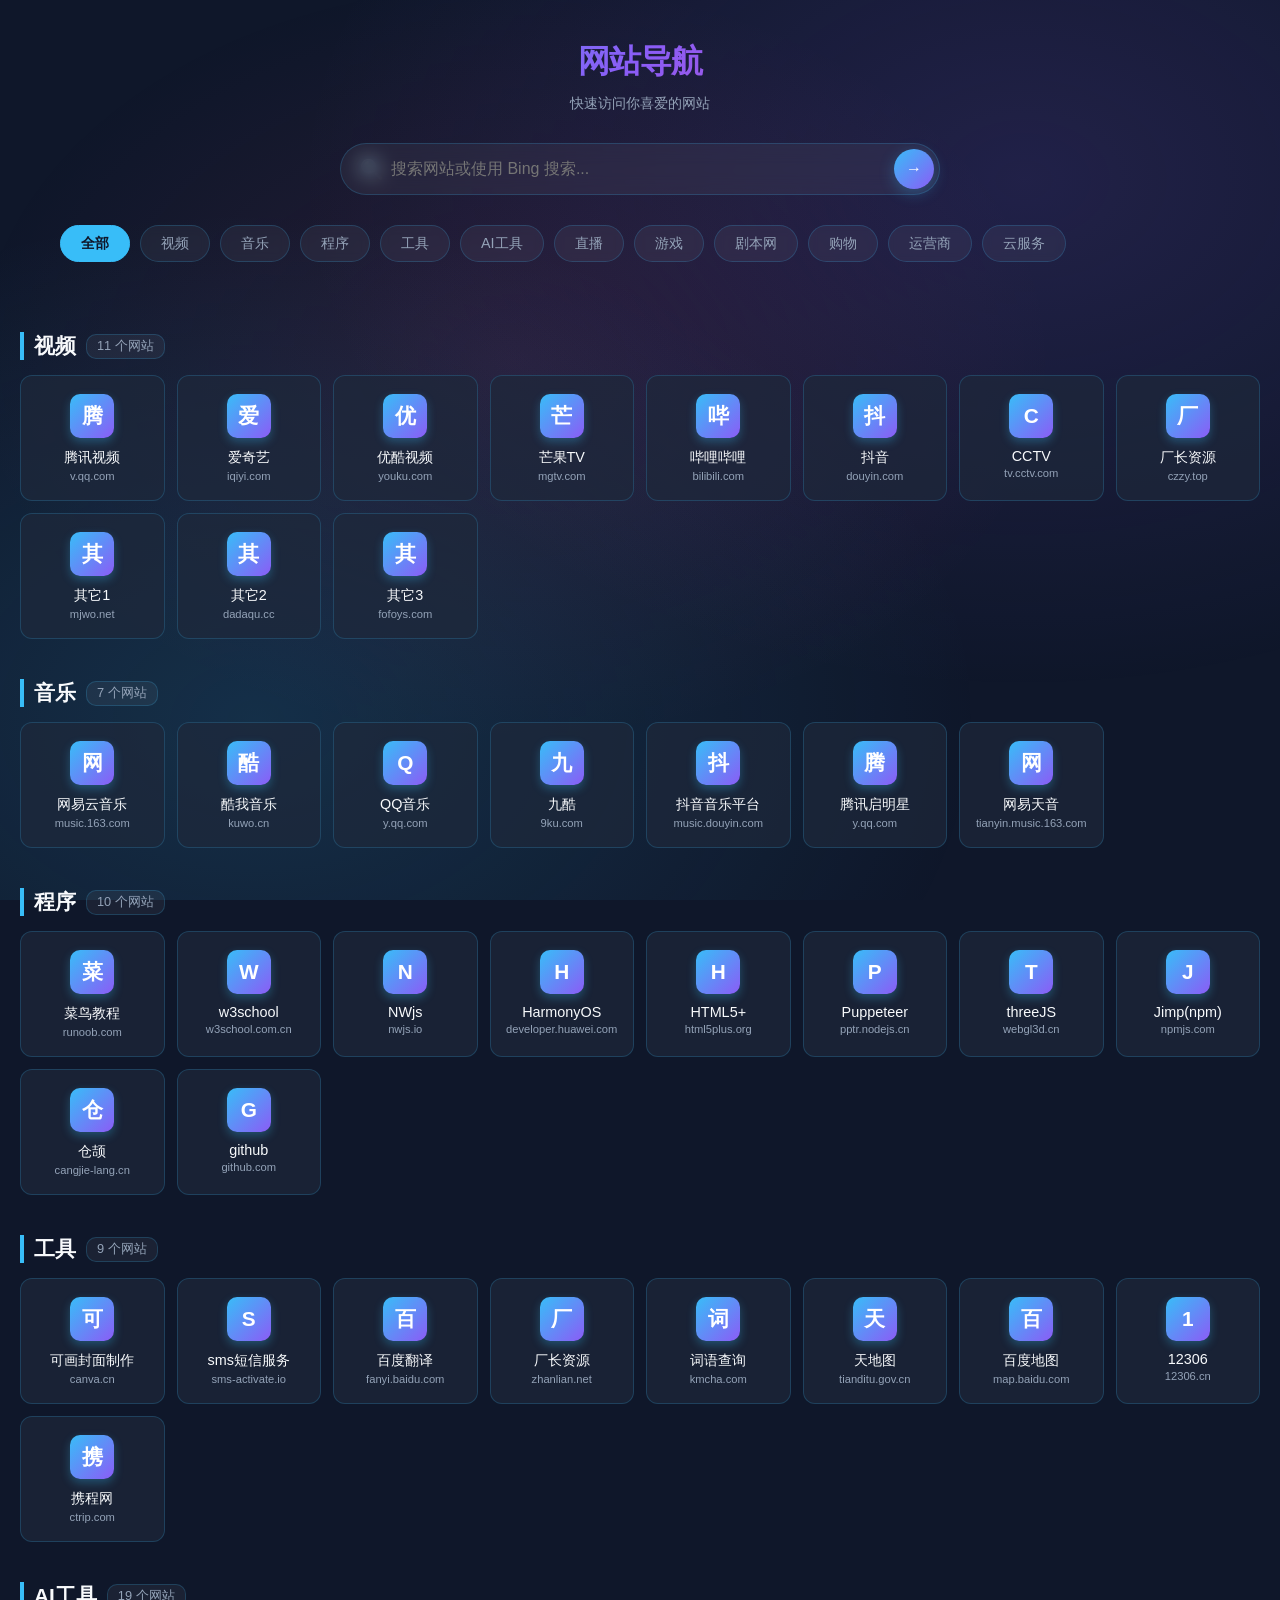
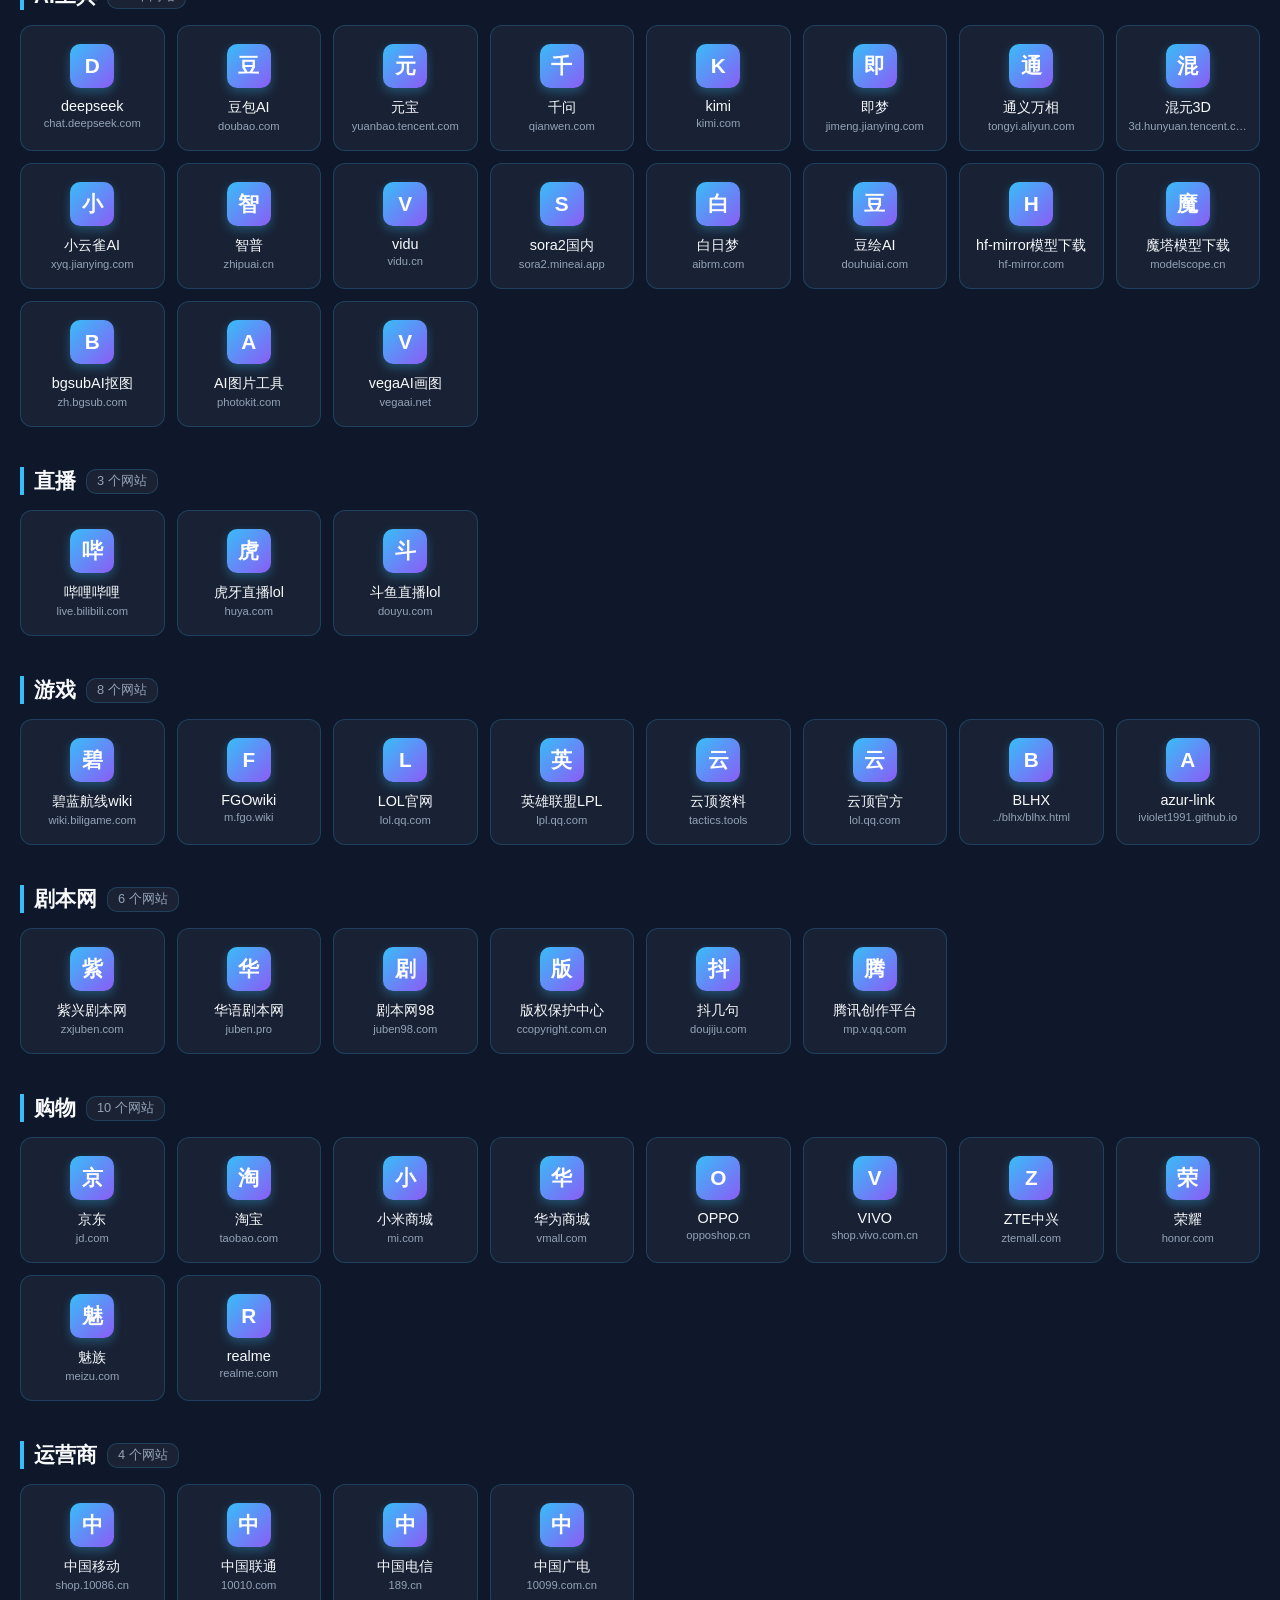
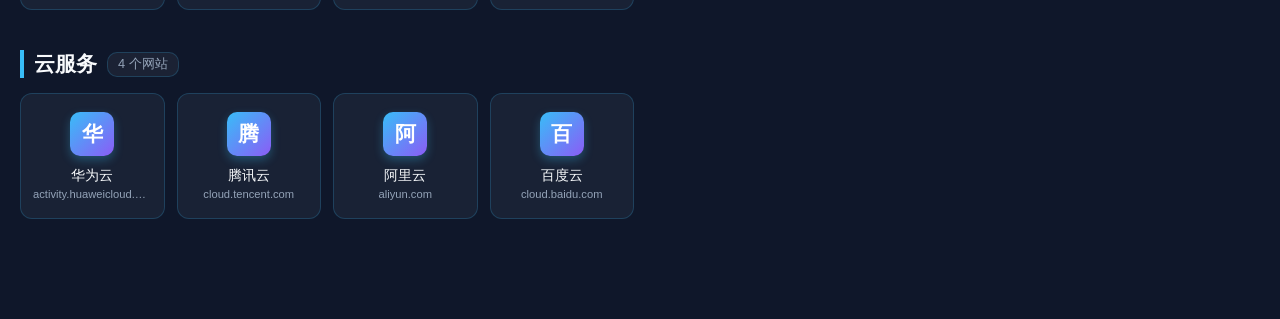
<file: index.html>
<!DOCTYPE html>
<html lang="zh-CN">
<head>
    <meta charset="UTF-8">
    <meta name="viewport" content="width=device-width, initial-scale=1.0, maximum-scale=1.0, user-scalable=no">
    <title>网站导航 | Site Navigator</title>
	<link type="text/css" rel="stylesheet" href="css/nav.css"/>
	<script src="js/navdata.js"></script>
	<script src="js/nav.js"></script>
</head>
<body>
    <div class="bg-animation"></div>
    
    <header>
        <h1>网站导航</h1>
        <p class="subtitle">快速访问你喜爱的网站</p>
        
        <!-- Bing 搜索表单 -->
        <div class="search-container">
            <form class="search-form" action="https://www.bing.com/search" method="get" target="_blank" onsubmit="return handleBingSearch(this);">
                <span class="search-icon">🔍</span>
                <input type="text" class="search-box" name="q" id="searchInput" placeholder="搜索网站或使用 Bing 搜索..." autocomplete="off">
                <input type="hidden" name="setmkt" value="zh-CN">
                <button type="submit" class="search-btn">→</button>
            </form>
        </div>
        
        <!-- 本地筛选标签 -->
        <div class="filter-tags" id="filterTags">
            <div class="tag active" data-category="all">全部</div>
        </div>
    </header>

    <main id="mainContent">
        <div class="loading">
            <div class="spinner"></div>
            <div>正在加载导航数据...</div>
        </div>
    </main>

    <div class="empty-state" id="emptyState">
        <div class="empty-icon">🔭</div>
        <div>没有找到匹配的网站</div>
    </div>
</body>
</html>
</file>
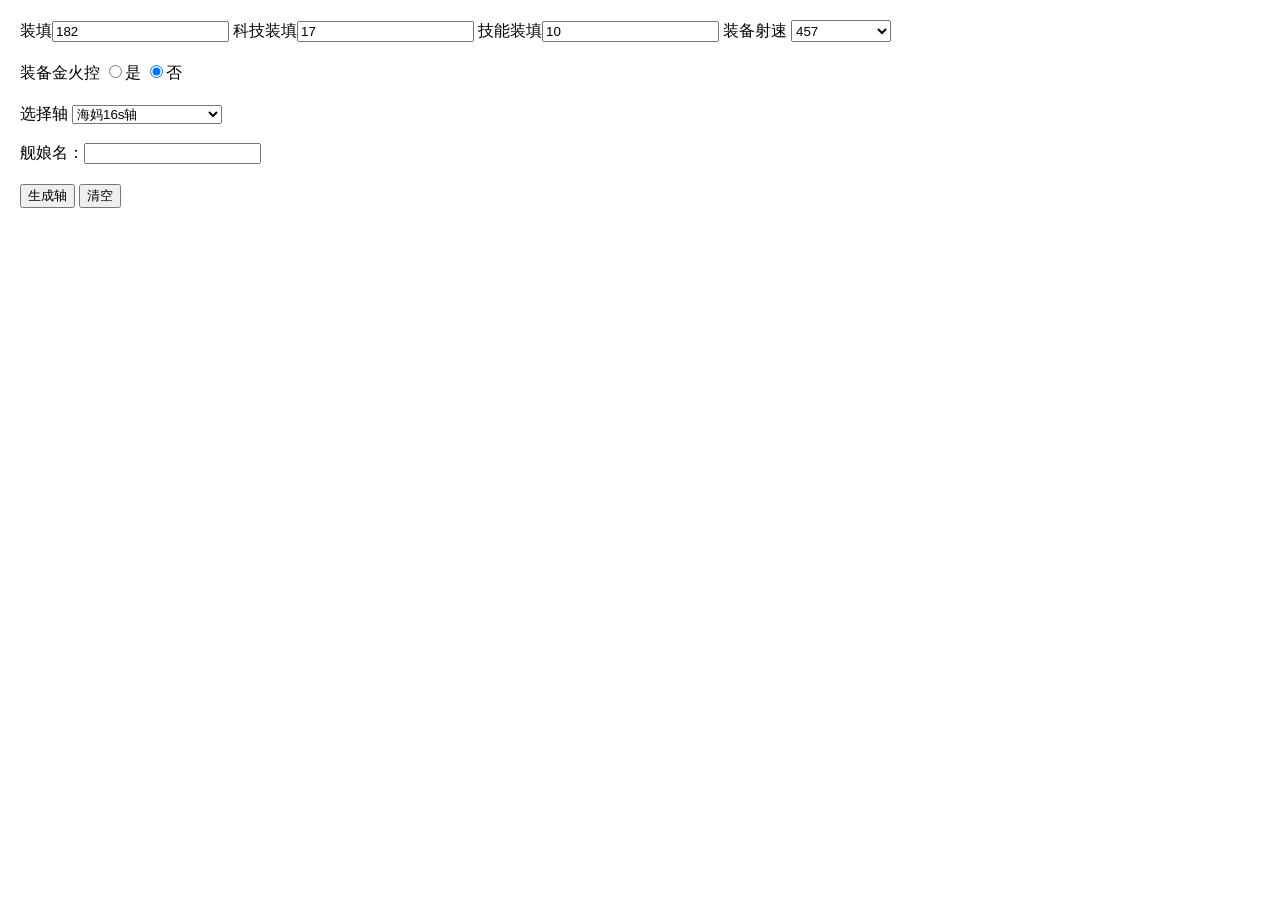
<file: blhx-zhou.html>
<!DOCTYPE html>
<html>
<head>
<meta charset="UTF-8">
<title>Insert title here</title>
<link rel="stylesheet" href="css/blhx.css">
</head>
<body>
	<div class="option">
		<div class="inputArea">
			<span>装填</span><input class="input" id="zt" type="text" value="182">
			<span>科技装填</span><input class="input" id="kjzt" type="text" value="17">
			<span>技能装填</span><input class="input" id="jnzt" type="text" value="10">
			<span>装备射速</span>
			<select id="ss">
				<option value="20.65">457</option>
				<option value="24.02">香槟炮</option>
				<option value="24.02">mk6</option>
				<option value="24.22">mk7</option>
				<option value="19.42">大帝炮</option>
				<option value="23.94">菠萝炮</option>
				<option value="30.59">彩460</option>
				<option value="24.14">三连410出云炮</option>
				<option value="30.06">mk6改</option>
				<option value="24.28">拉斐尔炮406半穿甲彩炮</option>
				<option value="25.47">四连磁</option>
				<option value="22.21">三连紫磁</option>
				<option value="19.42">二连蓝雷</option>
			</select>
			<!-- <p style="margin-top: 20px;">（常见装备装填速度，457 : 20.65s，香槟炮：24.02s，）</p> -->
			<div style="padding-top: 20px;">
				<span>装备金火控</span>
				<input class="jhk" type="radio" name="jhk" value="yes"><span>是</span>
				<input class="jhk" type="radio" name="jhk" value="no" checked="checked"><span>否</span>
			</div>
		</div>
		<div class="selectArea">
			<span>选择轴</span>
			<select id="name">
				<option value="hm0">海妈16s轴</option>
				<option value="hm1">海妈20s轴</option>
				<option value="hm2">黑海妈</option>
				<option value="huayuan" data-zt='182' data-jnzt="10">花园</option>
				<option value="huteng1" data-zt='190' data-jnzt="15">胡腾旗舰</option>
				<option value="huteng2" data-zt='190' data-jnzt="15">胡腾僚舰</option>
				<option value="dadi" data-zt='168' data-jnzt="0">大帝</option>
				<option value="qianwei" data-zt='189' data-jnzt="20">前卫</option>
				<option value="wuzang" data-zt='165' data-jnzt="10">武藏</option>
				<option value="bosimao" data-zt='180' data-jnzt="15">波斯猫z</option>
				<option value="qiershazhi" data-zt='164' data-jnzt="0">奇尔沙治</option>
				<option value="sumengmeng" data-zt='175' data-jnzt="10">苏萌萌</option>
				<option value="aersasi" data-zt='187' data-jnzt="0">阿尔萨斯</option>
				<option value="lafeier" data-zt='181' data-jnzt="0">拉斐尔</option>
				<option value="shahei" data-zt='153' data-jnzt="8">傻黑</option>
				<option value="yueke" data-zt='155' data-jnzt="0">二哥</option>
				<option value="other" data-zt='0' data-jnzt="0">其她</option>
			</select>
			<br><br>
			<span>舰娘名：</span><input class="input" id="lp" type="text" value="">
		</div>
		<div class="buttonArea">
			<button id="creat">生成轴</button>
			<button id="clear">清空</button>
		</div>
	</div>
	<div class="chart" id="chart"></div>
</body>
<script src="js/echarts.js"></script>
<script src='js/jQuery.js'></script>
<script src="js/blhx.js"></script>
</html>
</file>
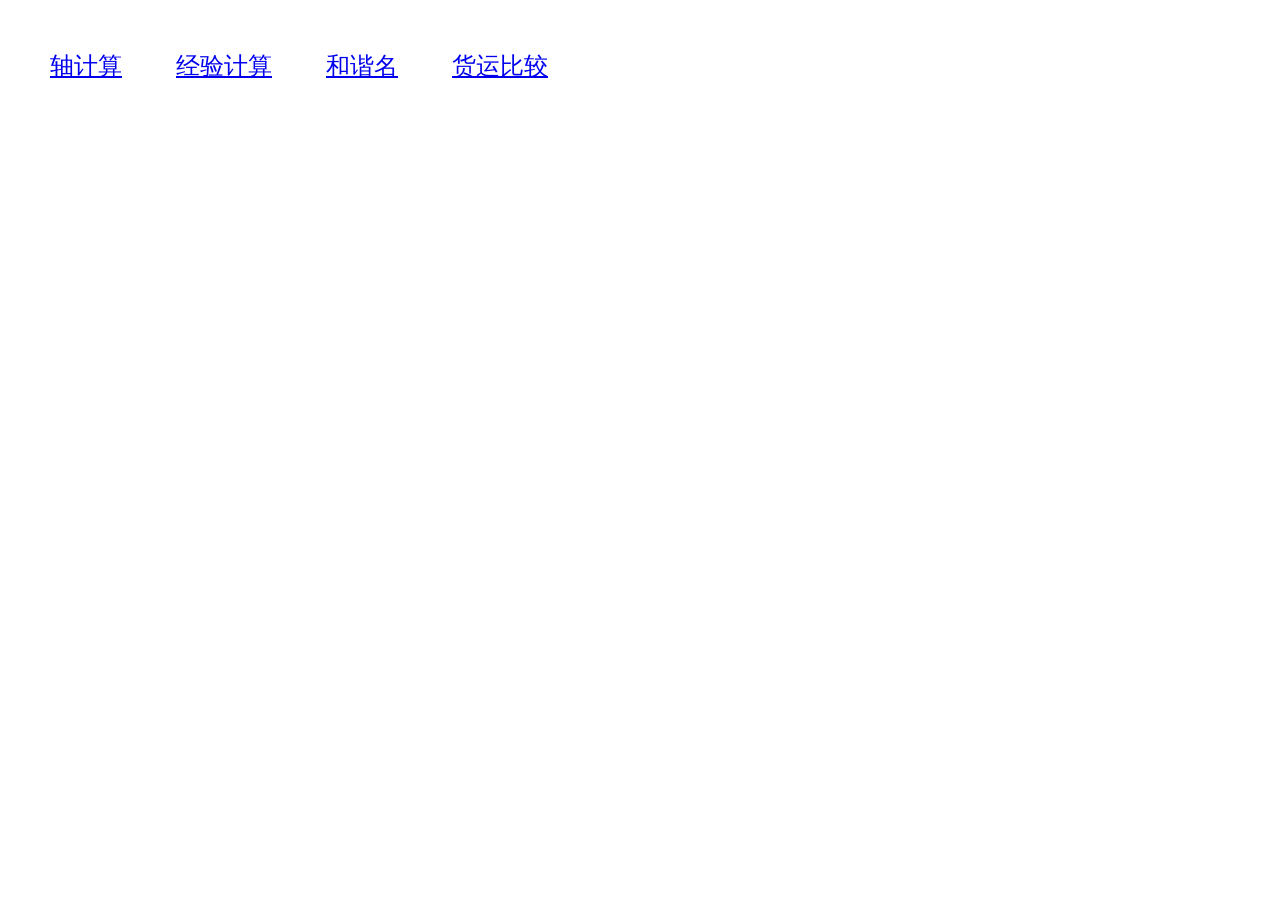
<file: blhx.html>
<!DOCTYPE html>
<html>
<head>
<meta charset="UTF-8">
<title>Insert title here</title>
<link rel="stylesheet" href="css/blhx.css">
<style type="text/css">
	.option{
		padding-top: 50px;
	}	
	a{
		margin-left: 50px;
		font-size: 24px;
	}
</style>
</head>
<body>
	<div class="option">
		<a href="blhx-zhou.html">轴计算</a>
		<a href="jingyan.html">经验计算</a>
		<a href="name.html">和谐名</a>
		<a href="huoyun.html">货运比较</a>
	</div>
	
</body>
<script src="js/echarts.js"></script>
<script src='js/jQuery.js'></script>
<script src="js/blhx.js"></script>
</html>
</file>
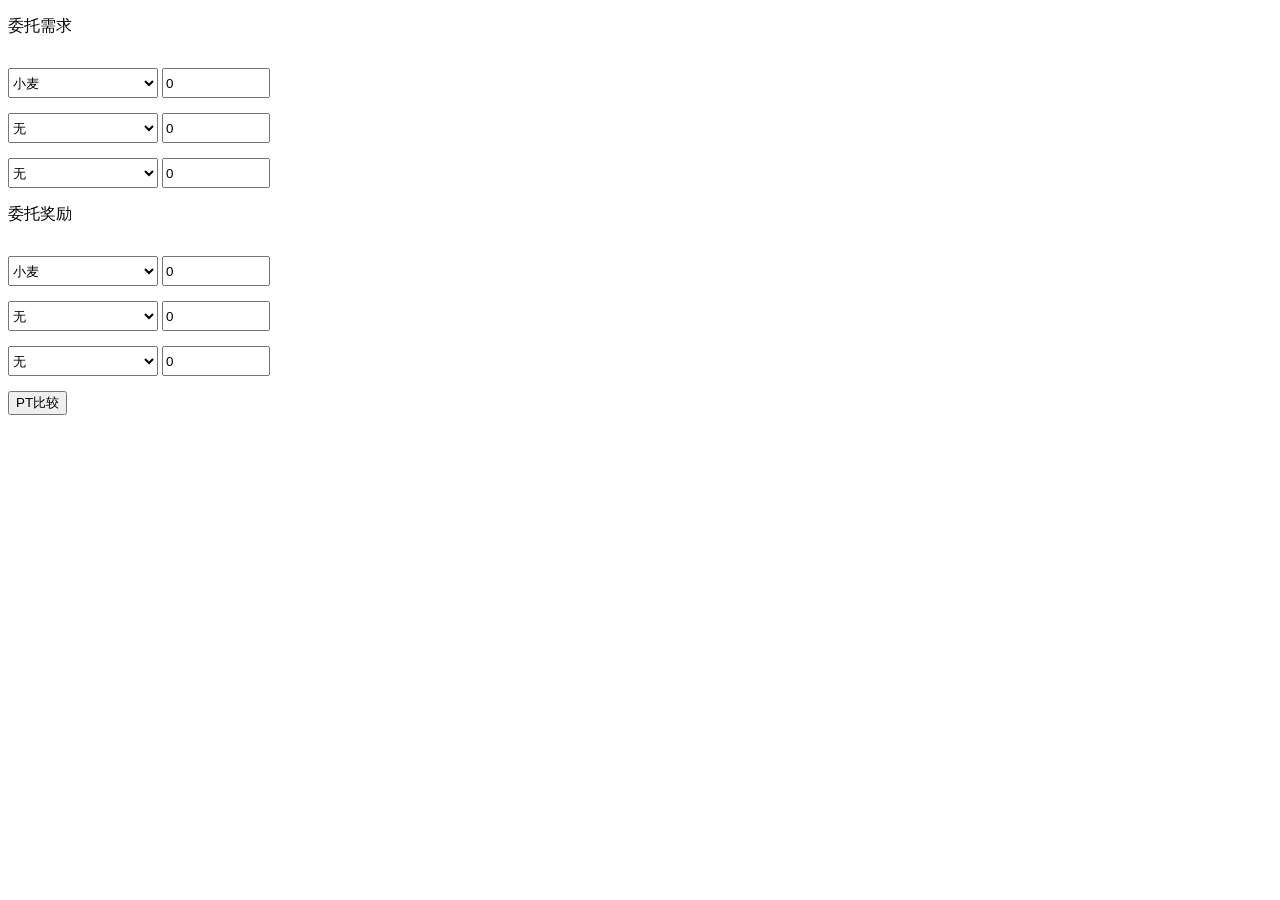
<file: huoyun.html>
<!DOCTYPE html>
<html>
	<head>
		<meta charset="utf-8">
		<title></title>
		<style>
			select{
				width: 150px;
				height: 30px;
				margin-top: 15px;
			}
			input{
				width: 100px;
				height: 24px;
			}
			#ptbj{
				margin-top: 15px;
			}
			#ptjieguo{
				margin-left: 20px;
			}
		</style>
	</head>
	<body>
		<div class="xuqiu">
			<p>委托需求</p>
			<select id="xq1">
				
			</select>
			<input id="xq1sl" type="number" value="0"/>
			<br>
			<select id="xq2">
				<option value="0">无</option>
			</select>
			<input id="xq2sl" type="number" value="0"/>
			<br>
			<select id="xq3">
				<option value="0" >无</option>
			</select>
			<input id="xq3sl" type="number" value="0"/>
		</div>
		<div class="jiangli">
			<p>委托奖励</p>
			<select id="jl1">
				
			</select>
			<input id="jl1sl" type="number" value="0"/>
			<br>
			<select id="jl2">
				<option value="0">无</option>
			</select>
			<input id="jl2sl" type="number" value="0"/>
			<br>
			<select id="jl3">
				<option value="0" >无</option>
			</select>
			<input id="jl3sl" type="number" value="0"/>
		</div>
		
		<button id="ptbj"><span>PT比较</span></button><span id="ptjieguo"></span>
	</body>
	<script src='js/jQuery.js'></script>
	<script src="js/huoyundata.js"></script>
</html>
</file>
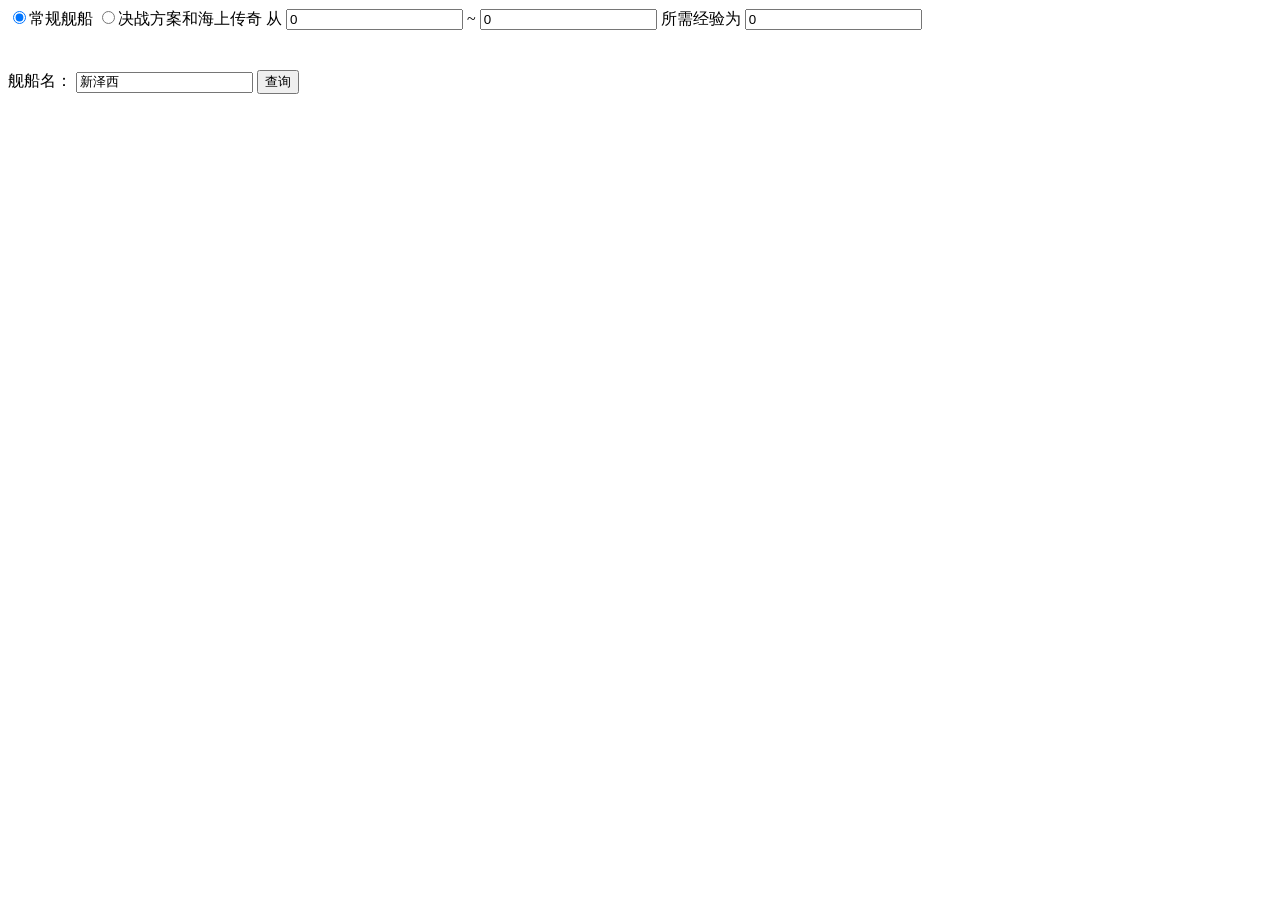
<file: jingyan.html>
<!DOCTYPE html>
<html>
<head>
<meta charset="UTF-8">
<title>Insert title here</title>
<style type="text/css">

	#lpcx{
		margin-top: 40px;
	}
</style>
</head>
<body>
	<div class="content">
		<input class="jclx" type="radio" name="type" value="norm" checked="checked"><span>常规舰船</span>
		<input class="jclx" type="radio" name="type" value="ur" ><span>决战方案和海上传奇</span>
		<span>从</span>
		<input class="input" id="from" type="text" value="0">
		<span>~</span>
		<input class="input" id="end" type="text" value="0">
		<span>所需经验为</span>
		<input class="input" id="total" type="text" value="0">
	</div>
	<div id='lpcx'>
		<a id="lpaddr" href="https://wiki.biligame.com/blhx/%E6%96%B0%E6%B3%BD%E8%A5%BF" target="blank"><span></span></a>
		<span>舰船名：</span>
		<input class="input" id="name" type="text" value="新泽西">
		<button>查询</button>
	</div>
</body>
<script src='js/jQuery.js'></script>
<script src="js/jingyan.js"></script>
</html>
</file>
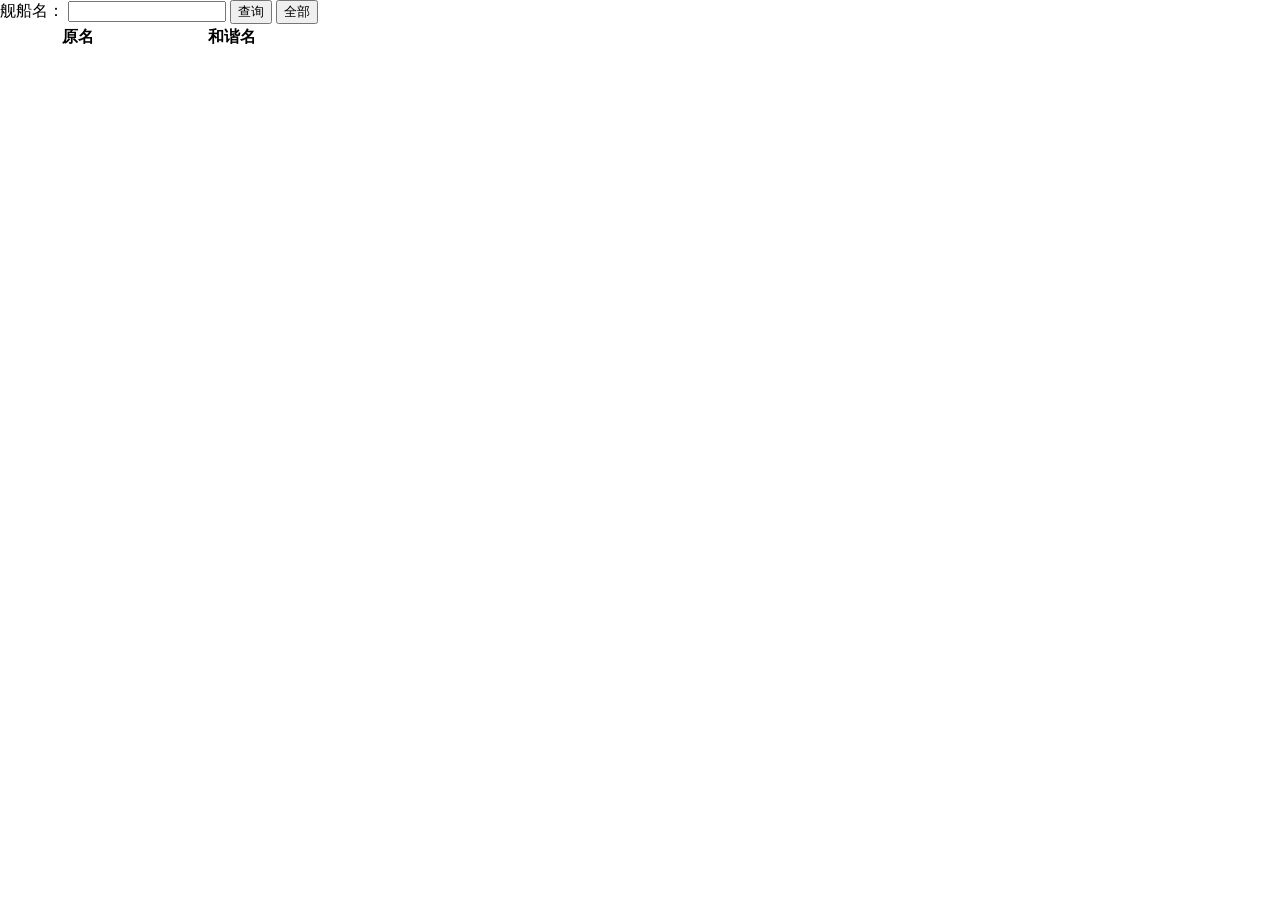
<file: name.html>
<!DOCTYPE html>
<html>
<head>
<meta charset="UTF-8">
<title>Insert title here</title>
<link rel="stylesheet" href="css/blhx.css">
<style type="text/css">
	table{
		column-gap: 0px;
	}
	th,td{
		width: 150px;
	}
</style>
</head>
<body>
	<div>
		<span>舰船名：</span>
		<input class="input" id="name" type="text" value="">
		<button id="search">查询</button>
		<button id="full">全部</button>
		<span id="name2"></span>
	</div>
	<div class="namelist">
		<table>
			<thead>
				<tr>
					<th>原名</th>
					<th>和谐名</th>
				</tr>
			</thead>
			<tbody>
				
			</tbody>
		
		</table>
	</div>
	
</body>
<script src="js/echarts.js"></script>
<script src='js/jQuery.js'></script>
<script src='js/data.js'></script>
<script src="js/name.js"></script>
</html>
</file>
<file: css/nav.css>
* {
            margin: 0;
            padding: 0;
            box-sizing: border-box;
        }

        :root {
            --bg-primary: #0f172a;
            --bg-secondary: #1e293b;
            --bg-card: rgba(30, 41, 59, 0.7);
            --text-primary: #f8fafc;
            --text-secondary: #94a3b8;
            --accent: #38bdf8;
            --accent-hover: #0ea5e9;
            --border: rgba(56, 189, 248, 0.2);
            --shadow: 0 8px 32px rgba(0, 0, 0, 0.4);
            --glass: rgba(255, 255, 255, 0.05);
        }

        body {
            font-family: -apple-system, BlinkMacSystemFont, 'Segoe UI', 'PingFang SC', 'Hiragino Sans GB', 'Microsoft YaHei', sans-serif;
            background: var(--bg-primary);
            color: var(--text-primary);
            min-height: 100vh;
            overflow-x: hidden;
            -webkit-tap-highlight-color: transparent;
        }

        /* 动态背景 */
        .bg-animation {
            position: fixed;
            top: 0;
            left: 0;
            width: 100%;
            height: 100%;
            z-index: -1;
            background: 
                radial-gradient(ellipse at 20% 80%, rgba(56, 189, 248, 0.15) 0%, transparent 50%),
                radial-gradient(ellipse at 80% 20%, rgba(139, 92, 246, 0.15) 0%, transparent 50%),
                radial-gradient(ellipse at 40% 40%, rgba(236, 72, 153, 0.1) 0%, transparent 50%);
            animation: bgPulse 15s ease-in-out infinite;
        }

        @keyframes bgPulse {
            0%, 100% { opacity: 0.5; transform: scale(1); }
            50% { opacity: 0.8; transform: scale(1.1); }
        }

        /* 头部 */
        header {
            padding: 40px 20px 30px;
            text-align: center;
            position: relative;
        }

        h1 {
            font-size: 2rem;
            font-weight: 700;
            background: linear-gradient(135deg, #38bdf8 0%, #8b5cf6 50%, #ec4899 100%);
            -webkit-background-clip: text;
            -webkit-text-fill-color: transparent;
            background-clip: text;
            margin-bottom: 10px;
            letter-spacing: -1px;
        }

        .subtitle {
            color: var(--text-secondary);
            font-size: 0.9rem;
            margin-bottom: 30px;
        }

        /* 搜索框 - 真实Bing搜索 */
        .search-container {
            max-width: 600px;
            margin: 0 auto 30px;
            position: relative;
        }

        .search-form {
            position: relative;
            display: flex;
            align-items: center;
        }

        .search-box {
            width: 100%;
            padding: 16px 50px 16px 50px;
            background: var(--glass);
            border: 1px solid var(--border);
            border-radius: 50px;
            color: var(--text-primary);
            font-size: 1rem;
            backdrop-filter: blur(10px);
            transition: all 0.3s ease;
            outline: none;
        }

        .search-box:focus {
            border-color: var(--accent);
            box-shadow: 0 0 20px rgba(56, 189, 248, 0.3);
            background: rgba(30, 41, 59, 0.9);
        }

        .search-icon {
            position: absolute;
            left: 20px;
            top: 50%;
            transform: translateY(-50%);
            color: var(--text-secondary);
            font-size: 1.2rem;
            pointer-events: none;
        }

        .search-btn {
            position: absolute;
            right: 6px;
            top: 50%;
            transform: translateY(-50%);
            background: linear-gradient(135deg, var(--accent) 0%, #8b5cf6 100%);
            border: none;
            border-radius: 50%;
            width: 40px;
            height: 40px;
            display: flex;
            align-items: center;
            justify-content: center;
            cursor: pointer;
            color: white;
            font-size: 1rem;
            transition: all 0.3s ease;
            box-shadow: 0 4px 15px rgba(56, 189, 248, 0.3);
        }

        .search-btn:active {
            transform: translateY(-50%) scale(0.95);
        }

        /* 分类筛选标签 */
        .filter-tags {
            display: flex;
            flex-wrap: nowrap;
            overflow-x: auto;
            justify-content: flex-start;
            gap: 10px;
            max-width: 1200px;
            margin: 0 auto 30px;
            padding: 0 20px 10px;
            scrollbar-width: none;
            -ms-overflow-style: none;
            -webkit-overflow-scrolling: touch;
        }

        .filter-tags::-webkit-scrollbar {
            display: none;
        }

        .tag {
            flex-shrink: 0;
            padding: 8px 20px;
            background: var(--glass);
            border: 1px solid var(--border);
            border-radius: 20px;
            cursor: pointer;
            transition: all 0.3s ease;
            font-size: 0.9rem;
            color: var(--text-secondary);
            backdrop-filter: blur(5px);
            user-select: none;
            -webkit-user-select: none;
        }

        .tag:hover {
            border-color: var(--accent);
            color: var(--accent);
            transform: translateY(-2px);
        }

        .tag.active {
            background: var(--accent);
            color: var(--bg-primary);
            border-color: var(--accent);
            font-weight: 600;
        }

        /* 主内容区 */
        main {
            max-width: 1400px;
            margin: 0 auto;
            padding: 0 20px 60px;
        }

        /* 分类区块 - 修复抖动：移除动画，改用静态显示 */
        .category-section {
            margin-bottom: 40px;
            opacity: 0;
            transform: translateY(20px);
            animation: fadeIn 0.4s ease-out forwards;
        }

        /* 静态渲染，无重绘抖动 */
        .category-section.no-animate {
            animation: none;
            opacity: 1;
            transform: none;
        }

        @keyframes fadeIn {
            to {
                opacity: 1;
                transform: translateY(0);
            }
        }

        .category-header {
            display: flex;
            align-items: center;
            margin-bottom: 15px;
            padding-left: 10px;
            border-left: 4px solid var(--accent);
        }

        .category-title {
            font-size: 1.3rem;
            font-weight: 600;
            color: var(--text-primary);
            margin-right: 10px;
        }

        .category-count {
            background: var(--glass);
            padding: 3px 10px;
            border-radius: 10px;
            font-size: 0.8rem;
            color: var(--text-secondary);
            border: 1px solid var(--border);
        }

        /* 网站卡片网格 */
        .sites-grid {
            display: grid;
            grid-template-columns: repeat(auto-fill, minmax(140px, 1fr));
            gap: 12px;
        }

        .site-card {
            background: var(--bg-card);
            border: 1px solid var(--border);
            border-radius: 12px;
            padding: 18px 12px;
            text-align: center;
            text-decoration: none;
            color: var(--text-primary);
            transition: all 0.3s cubic-bezier(0.4, 0, 0.2, 1);
            position: relative;
            overflow: hidden;
            backdrop-filter: blur(10px);
            -webkit-tap-highlight-color: transparent;
        }

        .site-card::before {
            content: '';
            position: absolute;
            top: 0;
            left: 0;
            width: 100%;
            height: 100%;
            background: linear-gradient(135deg, rgba(56, 189, 248, 0.1) 0%, transparent 60%);
            opacity: 0;
            transition: opacity 0.3s ease;
        }

        .site-card:active {
            transform: scale(0.98);
        }

        @media (hover: hover) {
            .site-card:hover {
                transform: translateY(-3px);
                border-color: var(--accent);
                box-shadow: 0 10px 30px rgba(56, 189, 248, 0.2);
            }
            
            .site-card:hover::before {
                opacity: 1;
            }
        }

        .site-icon {
            width: 44px;
            height: 44px;
            background: linear-gradient(135deg, var(--accent) 0%, #8b5cf6 100%);
            border-radius: 10px;
            display: flex;
            align-items: center;
            justify-content: center;
            margin: 0 auto 10px;
            font-size: 1.3rem;
            font-weight: bold;
            color: white;
            position: relative;
            z-index: 1;
            box-shadow: 0 4px 10px rgba(56, 189, 248, 0.3);
        }

        .site-name {
            font-size: 0.9rem;
            font-weight: 500;
            margin-bottom: 3px;
            position: relative;
            z-index: 1;
            white-space: nowrap;
            overflow: hidden;
            text-overflow: ellipsis;
        }

        .site-url {
            font-size: 0.7rem;
            color: var(--text-secondary);
            white-space: nowrap;
            overflow: hidden;
            text-overflow: ellipsis;
            position: relative;
            z-index: 1;
        }

        /* 空状态 */
        .empty-state {
            text-align: center;
            padding: 60px 20px;
            color: var(--text-secondary);
            display: none;
        }

        .empty-state.show {
            display: block;
        }

        .empty-icon {
            font-size: 3rem;
            margin-bottom: 15px;
            opacity: 0.5;
        }

        /* 加载状态 */
        .loading {
            text-align: center;
            padding: 80px 20px;
            color: var(--text-secondary);
        }

        .spinner {
            display: inline-block;
            width: 40px;
            height: 40px;
            border: 3px solid var(--border);
            border-top-color: var(--accent);
            border-radius: 50%;
            animation: spin 1s linear infinite;
            margin-bottom: 15px;
        }

        @keyframes spin {
            to { transform: rotate(360deg); }
        }

        /* 移动端优化 */
        @media (max-width: 768px) {
            header {
                padding: 30px 15px 20px;
            }

            h1 {
                font-size: 1.6rem;
            }

            .subtitle {
                font-size: 0.85rem;
            }

            .search-container {
                margin-bottom: 20px;
            }

            .search-box {
                padding: 14px 45px 14px 45px;
                font-size: 16px; /* 防止iOS缩放 */
            }

            .search-icon {
                left: 15px;
                font-size: 1rem;
            }

            .search-btn {
                width: 36px;
                height: 36px;
                right: 5px;
            }

            .filter-tags {
                padding: 0 15px 10px;
                gap: 8px;
            }

            .tag {
                padding: 6px 16px;
                font-size: 0.85rem;
            }

            main {
                padding: 0 15px 40px;
            }

            .sites-grid {
                grid-template-columns: repeat(3, 1fr);
                gap: 10px;
            }

            .site-card {
                padding: 14px 8px;
            }

            .site-icon {
                width: 38px;
                height: 38px;
                font-size: 1.1rem;
            }

            .site-name {
                font-size: 0.8rem;
            }

            .site-url {
                font-size: 0.65rem;
            }

            .category-title {
                font-size: 1.1rem;
            }

            .category-section {
                margin-bottom: 30px;
            }
        }

        /* 超小屏幕 */
        @media (max-width: 380px) {
            .sites-grid {
                grid-template-columns: repeat(2, 1fr);
            }
        }

        /* 平板优化 */
        @media (min-width: 769px) and (max-width: 1024px) {
            .sites-grid {
                grid-template-columns: repeat(4, 1fr);
            }
        }

        /* 滚动条美化 */
        ::-webkit-scrollbar {
            width: 6px;
            height: 6px;
        }

        ::-webkit-scrollbar-track {
            background: var(--bg-primary);
        }

        ::-webkit-scrollbar-thumb {
            background: var(--bg-secondary);
            border-radius: 3px;
        }

        ::-webkit-scrollbar-thumb:hover {
            background: var(--accent);
        }

        /* 防止布局抖动 */
        .sites-grid {
            contain: layout style paint;
        }

        .category-section {
            contain: layout style;
        }
</file>
<file: css/blhx.css>
@charset "UTF-8";
body{
	width: 100%;
	min-height: 100%;
	height: auto;
	margin: 0 !important;
}
.option{
	width: 1000px;
	height: 300px;
}
.inputArea{
	padding-top: 20px;
	padding-left: 20px;
}
#ss{
	width: 100px;
	height: 22px;
}
.selectArea{
	margin-top: 20px;
	padding-left: 20px;
}
#name{
	width: 150px;
}
.buttonArea{
	padding-top: 20px;
	padding-left: 20px;
}
.chart{
	width: 80%;
	min-height: 500px;
	margin: 0 auto;
}
</file>
